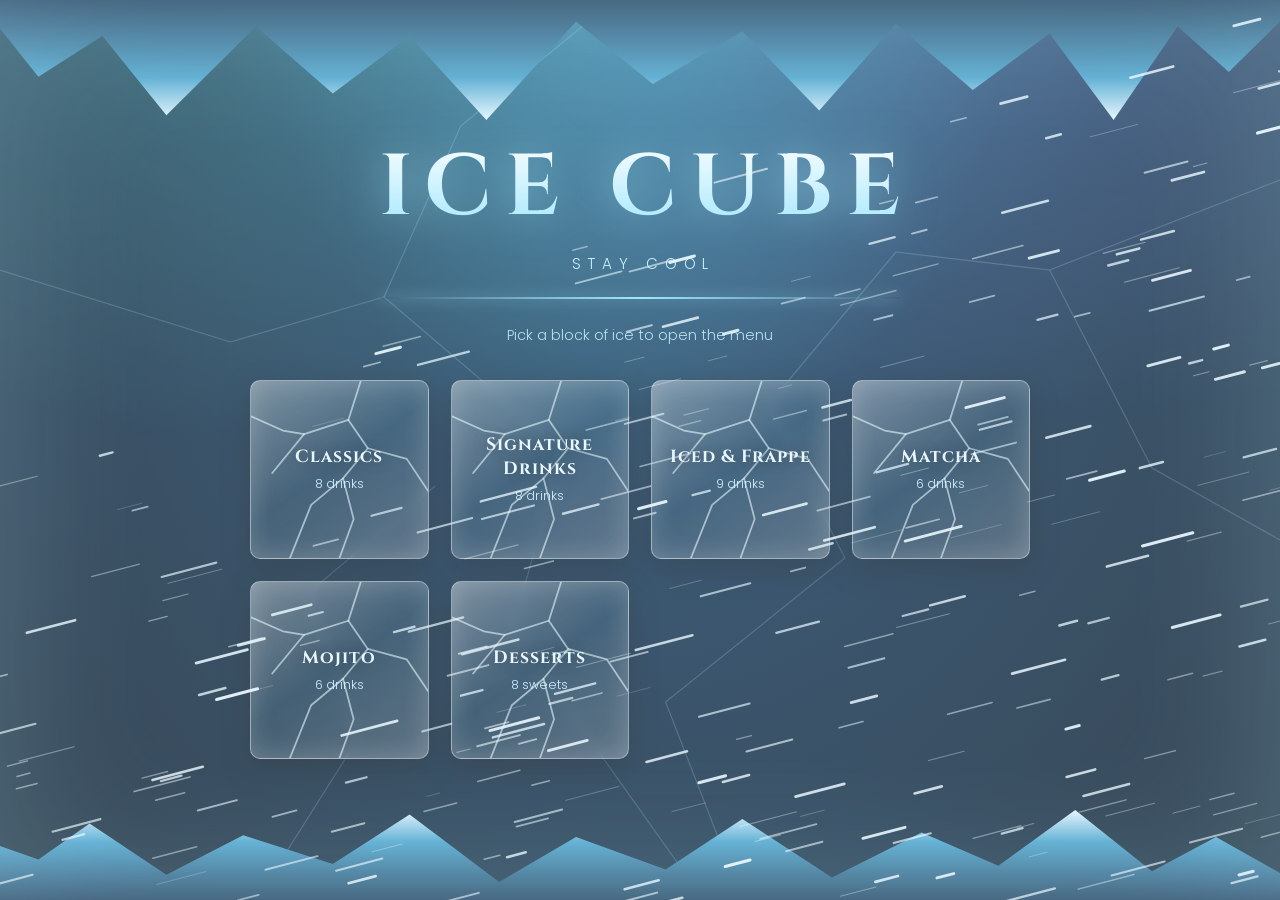
<file: index.html>
<!DOCTYPE html>
<html lang="en">
<head>
<meta charset="UTF-8">
<meta name="viewport" content="width=device-width, initial-scale=1.0">
<title>Ice Cube | Menu</title>
<link href="https://fonts.googleapis.com/css2?family=Cinzel:wght@500;700&family=Poppins:wght@300;400;500&display=swap" rel="stylesheet">
<style>
:root{--deep:#04121f;--glacier:#0b2a4a;--ice:#8fe3ff;--frost:#eaf8ff}
*{box-sizing:border-box;margin:0;padding:0}
[hidden]{display:none!important}
html,body{overflow-x:hidden}
body{min-height:100vh;color:var(--frost);font-family:'Poppins',sans-serif;
  background:radial-gradient(ellipse at 50% -10%,#1d6a95 0,var(--glacier) 42%,var(--deep) 100%) fixed}

#storm{position:fixed;inset:0;width:100%;height:100%;z-index:50;pointer-events:none}
.frost{position:fixed;inset:0;z-index:4;pointer-events:none;box-shadow:inset 0 0 140px 20px rgba(150,225,255,.22)}
.aurora{position:fixed;top:0;left:0;right:0;height:60vh;z-index:0;pointer-events:none;
  background:radial-gradient(ellipse at 28% 0,rgba(80,255,216,.2),transparent 60%),
             radial-gradient(ellipse at 76% 8%,rgba(120,150,255,.2),transparent 55%);
  animation:drift 14s ease-in-out infinite alternate}
@keyframes drift{to{transform:translateX(6%) scaleY(1.15);opacity:.7}}
.cracks{position:fixed;inset:0;width:100%;height:100%;z-index:0;pointer-events:none}
.cracks path{fill:none;stroke:#bdeeff;stroke-opacity:.2;stroke-width:1.2;vector-effect:non-scaling-stroke;stroke-linejoin:round}

.stal,.crys{position:fixed;left:0;right:0;z-index:3;pointer-events:none}
.stal{top:0;height:120px;background:linear-gradient(180deg,#0a2745,#3d9bc6 65%,#eaf8ff);
  clip-path:polygon(0 0,100% 0,100% 18%,96% 60%,92% 22%,87% 100%,82% 28%,76% 75%,70% 20%,64% 92%,58% 26%,51% 70%,45% 18%,38% 100%,32% 30%,26% 78%,20% 22%,13% 96%,8% 30%,3% 64%,0 24%)}
.crys{bottom:0;height:90px;background:linear-gradient(0deg,#0a2745,#3d9bc6 65%,#eaf8ff);
  clip-path:polygon(0 100%,100% 100%,100% 70%,95% 30%,90% 68%,84% 0,78% 62%,72% 25%,65% 75%,58% 10%,52% 66%,45% 30%,39% 80%,32% 5%,26% 60%,19% 28%,13% 72%,7% 15%,3% 55%,0 40%)}

main{position:relative;z-index:2;padding:130px 20px 130px;text-align:center}
.logo{font-family:'Cinzel',serif;font-weight:700;font-size:clamp(2.6rem,10vw,5.4rem);letter-spacing:.16em;padding-left:.16em;
  background:linear-gradient(180deg,#fff 10%,var(--ice) 90%);-webkit-background-clip:text;background-clip:text;color:transparent;
  filter:drop-shadow(0 0 20px rgba(143,227,255,.55))}
.tag{font-weight:300;letter-spacing:.45em;padding-left:.45em;text-transform:uppercase;color:#bfeeff;margin-top:6px;font-size:.95rem}
.line{height:2px;width:min(520px,80%);margin:22px auto 44px;
  background:linear-gradient(90deg,transparent,var(--ice),transparent);box-shadow:0 0 14px rgba(143,227,255,.7)}
.hint{font-weight:300;font-size:.9rem;color:#a9dcef;margin:-18px 0 34px}

.grid{display:grid;grid-template-columns:repeat(auto-fit,minmax(140px,1fr));gap:22px;max-width:780px;margin:0 auto}
.cube{position:relative;overflow:hidden;aspect-ratio:1;display:flex;flex-direction:column;align-items:center;justify-content:center;gap:6px;
  color:var(--frost);font-family:inherit;cursor:pointer;border-radius:10px;
  background:linear-gradient(145deg,rgba(255,255,255,.34),rgba(143,227,255,.1) 48%,rgba(255,255,255,.2));
  -webkit-backdrop-filter:blur(6px);backdrop-filter:blur(6px);border:1px solid rgba(255,255,255,.45);
  box-shadow:inset 0 0 26px rgba(255,255,255,.22),0 10px 28px rgba(0,0,0,.35);transition:transform .3s,box-shadow .3s}
.cube:hover,.cube:focus-visible{transform:translateY(-8px) rotate(-1.2deg);outline:none;
  box-shadow:inset 0 0 30px rgba(255,255,255,.35),0 0 34px rgba(143,227,255,.55)}
.cube::after{content:"";position:absolute;inset:0;pointer-events:none;background-size:100% 100%;
  background-image:url("data:image/svg+xml,%3Csvg xmlns='http://www.w3.org/2000/svg' viewBox='0 0 100 100' fill='none' stroke='%23eaf8ff' stroke-opacity='0.6' stroke-width='1' stroke-linecap='round' stroke-linejoin='round'%3E%3Cpath d='M62 0 L55 22 L66 38 L52 55 L58 78 L50 100'/%3E%3Cpath d='M55 22 L30 30 L12 52'/%3E%3Cpath d='M66 38 L88 44 L100 62'/%3E%3Cpath d='M52 55 L34 70 L22 100'/%3E%3Cpath d='M0 20 L18 28 L30 30'/%3E%3C/svg%3E")}
.cube::before{content:"";position:absolute;inset:0;pointer-events:none;transform:translateX(-130%);
  background:linear-gradient(115deg,transparent 40%,rgba(255,255,255,.45) 50%,transparent 60%);transition:transform .9s}
.cube:hover::before{transform:translateX(130%)}
.cube .t{position:relative;z-index:1;font-family:'Cinzel',serif;font-weight:700;font-size:1.1rem;letter-spacing:.06em;padding:0 8px;text-shadow:0 0 12px rgba(4,18,31,.7)}
.cube .c{position:relative;z-index:1;font-size:.78rem;font-weight:300;color:#cdefff}

.back{font-family:inherit;font-size:.9rem;color:var(--frost);cursor:pointer;margin-bottom:26px;padding:9px 22px;border-radius:30px;
  background:rgba(255,255,255,.1);border:1px solid rgba(255,255,255,.35);transition:background .3s,box-shadow .3s}
.back:hover,.back:focus-visible{background:rgba(255,255,255,.2);box-shadow:0 0 20px rgba(143,227,255,.5);outline:none}
.list{list-style:none;display:grid;grid-template-columns:repeat(auto-fit,minmax(250px,1fr));gap:14px;max-width:780px;margin:0 auto}
.drink{position:relative;text-align:left;padding:17px 20px 17px 44px;border-radius:12px;font-size:1.02rem;
  background:linear-gradient(145deg,rgba(255,255,255,.14),rgba(143,227,255,.06));border:1px solid rgba(255,255,255,.22);
  -webkit-backdrop-filter:blur(5px);backdrop-filter:blur(5px);transition:transform .25s,box-shadow .25s,border-color .25s;
  animation:emerge .7s cubic-bezier(.2,.8,.2,1) both;animation-delay:calc(var(--i)*70ms + 200ms)}
.drink::before{content:"";position:absolute;left:18px;top:50%;width:11px;height:11px;margin-top:-6px;transform:rotate(45deg);
  background:linear-gradient(135deg,#fff,var(--ice));box-shadow:0 0 10px var(--ice)}
.drink:hover{transform:translateY(-4px);border-color:var(--ice);box-shadow:0 0 22px rgba(143,227,255,.4)}
@keyframes emerge{from{opacity:0;filter:blur(8px);transform:scale(.94)}}
.cube{animation:emerge .8s cubic-bezier(.2,.8,.2,1) both;animation-delay:calc(var(--i)*90ms + 500ms)}

@media(prefers-reduced-motion:reduce){.aurora,.cube,.drink{animation:none}}
</style>
</head>
<body>
<canvas id="storm"></canvas>
<div class="aurora"></div>
<svg class="cracks" viewBox="0 0 100 100" preserveAspectRatio="none" aria-hidden="true">
  <path d="M0 30 L18 38 L30 33 L44 50 L40 70 L55 100"/>
  <path d="M100 20 L82 30 L70 28 L60 45 L66 62 L52 78 L58 100"/>
  <path d="M30 33 L36 14 L48 0"/>
  <path d="M20 100 L28 82 L24 66 L34 54"/>
  <path d="M82 30 L90 52 L100 60"/>
</svg>
<div class="stal"></div>
<div class="crys"></div>
<div class="frost"></div>

<main>
  <section id="home">
    <h1 class="logo">ICE CUBE</h1>
    <p class="tag">Stay Cool</p>
    <div class="line"></div>
    <p class="hint">Pick a block of ice to open the menu</p>
    <div class="grid" id="grid"></div>
  </section>

  <section id="menu" hidden>
    <button class="back" id="back">&larr; Back to the cave</button>
    <h2 class="logo" id="mt" style="font-size:clamp(2rem,8vw,3.6rem)"></h2>
    <div class="line"></div>
    <ul class="list" id="list"></ul>
  </section>
</main>

<script>
const MENU = {
  'Classics': ['Espresso','Americano','Macchiato','Cortado','Flat White','Cappuccino','Latte','Mocha'],
  'Signature Drinks': ['Glacier Latte','Salted Caramel Latte','Spanish Latte','Caramel Macchiato','Pistachio Latte','White Mocha','Arctic Cold Brew','Snowcap Mocha'],
  'Iced & Frappe': ['Iced Latte','Iced Americano','Iced Spanish Latte','Iced Mocha','Iced White Mocha','Mocha Frappe','Caramel Frappe','Cookies & Cream Frappe','Vanilla Shaken'],
  'Matcha': ['Matcha Latte','Iced Matcha Latte','Strawberry Matcha','Mango Matcha','Matcha Frappe','Blueberry Matcha Cloud'],
  'Mojito': ['Passion Fruit Mojito','Blue Ocean Mojito','Strawberry Mojito','Blueberry Mojito','Peach Mojito','Red Bull Mojito'],
  'Desserts': ['Tiramisu','Blueberry Cheesecake','San Sebastian','Honey Cake','Red Velvet Cake','Chocolate Cookie','Walnut Brownie','Pistachio Croissant']
};

const home = document.getElementById('home');
const menu = document.getElementById('menu');
const grid = document.getElementById('grid');
const list = document.getElementById('list');
const title = document.getElementById('mt');

Object.keys(MENU).forEach(function (name, i) {
  const b = document.createElement('button');
  b.className = 'cube';
  b.style.setProperty('--i', i);
  const n = MENU[name].length;
  b.innerHTML = '<span class="t">' + name + '</span><span class="c">' + n + (name === 'Desserts' ? ' sweets' : ' drinks') + '</span>';
  b.addEventListener('click', function () { storm(function () { showMenu(name); }); });
  grid.appendChild(b);
});

function showMenu(name) {
  title.textContent = name;
  list.innerHTML = MENU[name].map(function (d, i) {
    return '<li class="drink" style="--i:' + i + '">' + d + '</li>';
  }).join('');
  home.hidden = true;
  menu.hidden = false;
}

document.getElementById('back').addEventListener('click', function () {
  storm(function () { menu.hidden = true; home.hidden = false; });
});

const cv = document.getElementById('storm');
const g = cv.getContext('2d');
let W, H, power = 1, target = 1, busy = false;
const flakes = [];

function resize() { W = cv.width = innerWidth; H = cv.height = innerHeight; }
resize();
addEventListener('resize', resize);

for (let i = 0; i < 340; i++) {
  flakes.push({ x: Math.random() * 2400, y: Math.random() * 1400, l: 8 + Math.random() * 28, s: 0.6 + Math.random() * 1.4, z: Math.random() });
}

function frame() {
  power += (target - power) * 0.06;
  g.clearRect(0, 0, W, H);
  if (power > 0.2) {
    g.fillStyle = 'rgba(222,244,255,' + Math.min(0.93, (power - 0.2) * 1.2) + ')';
    g.fillRect(0, 0, W, H);
  }
  g.strokeStyle = power > 0.5 ? '#8fd3f5' : '#eaf8ff';
  g.lineCap = 'round';
  for (let i = 0; i < flakes.length; i++) {
    const f = flakes[i];
    const v = f.s * (2 + power * 55);
    f.x -= v * 1.2;
    f.y += v * 0.45 + f.s * 0.6;
    if (f.x < -80 || f.y > H + 60) { f.x = W + Math.random() * 260; f.y = Math.random() * H - 60; }
    g.lineWidth = 0.7 + f.z * 2.4;
    g.globalAlpha = 0.25 + f.z * 0.7;
    g.beginPath();
    g.moveTo(f.x, f.y);
    g.lineTo(f.x + f.l * (0.4 + power * 3), f.y - f.l * (0.1 + power * 0.8));
    g.stroke();
  }
  g.globalAlpha = 1;
  requestAnimationFrame(frame);
}
frame();

setTimeout(function () { target = 0.12; }, 600);

function storm(change) {
  if (busy) return;
  busy = true;
  target = 1;
  setTimeout(function () { change(); scrollTo(0, 0); }, 1000);
  setTimeout(function () { target = 0.12; }, 1350);
  setTimeout(function () { busy = false; }, 2300);
}
</script>
</body>
</html>
</file>
